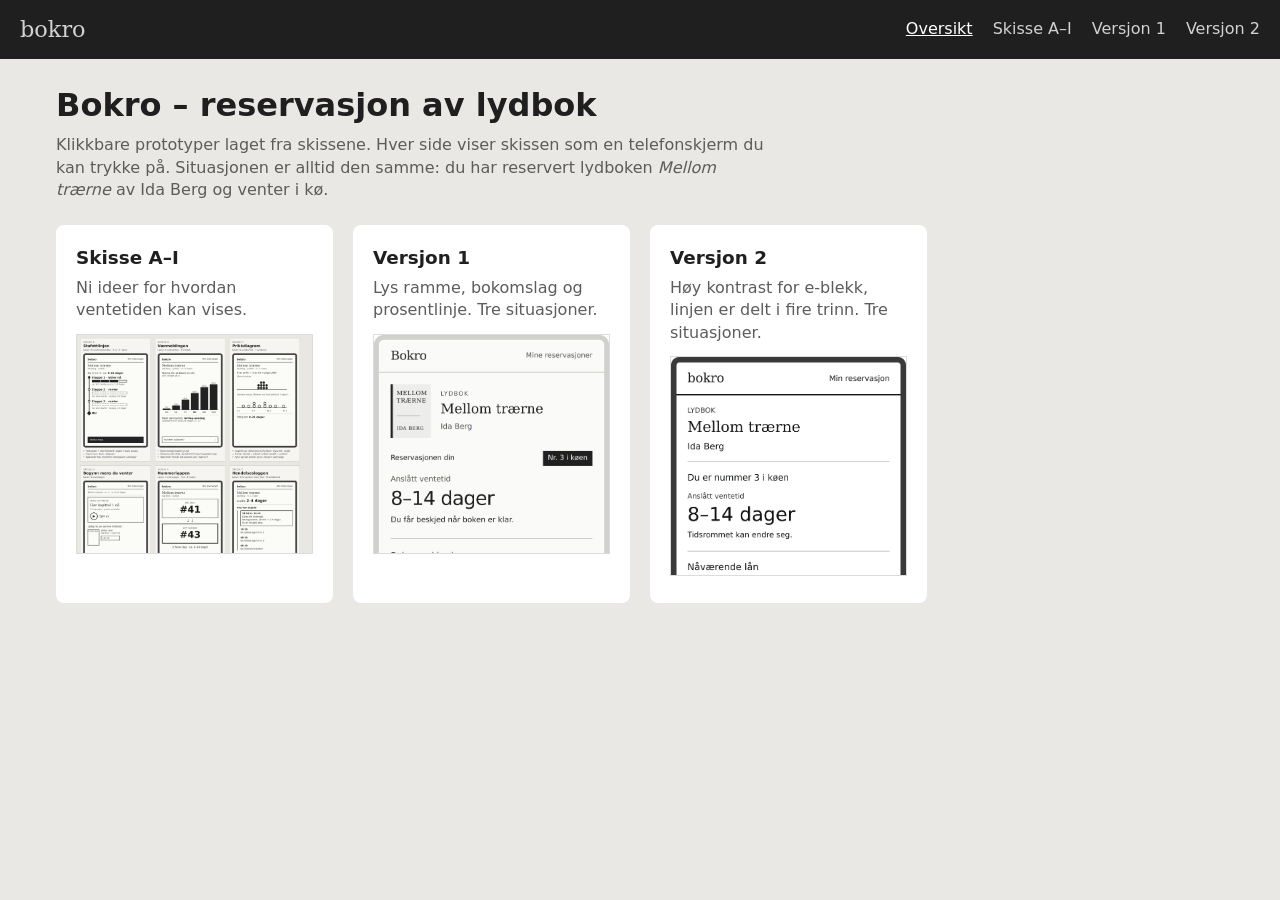
<file: index.html>
<!DOCTYPE html>
<html lang="no">
<head>
  <meta charset="UTF-8">
  <meta name="viewport" content="width=device-width, initial-scale=1">
  <title>Bokro – skisser</title>
  <link rel="stylesheet" href="css/felles.css">
  <style>
    .kort-rutenett {
      display: grid;
      grid-template-columns: repeat(auto-fill, minmax(260px, 1fr));
      gap: 20px;
    }
    .kort {
      display: block;
      background: #fff;
      border-radius: 8px;
      padding: 18px;
      text-decoration: none;
      border: 2px solid transparent;
    }
    .kort:hover { border-color: var(--blekk); }
    .kort h2 { margin: 0 0 6px; font-size: 1.15rem; }
    .kort p { margin: 0 0 12px; color: var(--gra); }
    .kort img {
      width: 100%;
      height: 220px;
      object-fit: cover;
      object-position: top;
      border: 1px solid var(--lysgra);
    }
  </style>
</head>
<body>
  <nav class="nettsted-meny">
    <a class="logo" href="index.html">bokro</a>
    <a href="index.html" aria-current="page">Oversikt</a>
    <a href="skisser.html">Skisse A–I</a>
    <a href="versjon1.html">Versjon 1</a>
    <a href="versjon2.html">Versjon 2</a>
  </nav>

  <main class="innhold">
    <h1>Bokro – reservasjon av lydbok</h1>
    <p class="ingress">
      Klikkbare prototyper laget fra skissene. Hver side viser skissen som en
      telefonskjerm du kan trykke på. Situasjonen er alltid den samme: du har
      reservert lydboken <em>Mellom trærne</em> av Ida Berg og venter i kø.
    </p>

    <div class="kort-rutenett">
      <a class="kort" href="skisser.html">
        <h2>Skisse A–I</h2>
        <p>Ni ideer for hvordan ventetiden kan vises.</p>
        <img src="bilder/oversikt-alle.png" alt="Oversikt over skisse A til I">
      </a>
      <a class="kort" href="versjon1.html">
        <h2>Versjon 1</h2>
        <p>Lys ramme, bokomslag og prosentlinje. Tre situasjoner.</p>
        <img src="bilder/v1-normal-venting.png" alt="Versjon 1, normal venting">
      </a>
      <a class="kort" href="versjon2.html">
        <h2>Versjon 2</h2>
        <p>Høy kontrast for e-blekk, linjen er delt i fire trinn. Tre situasjoner.</p>
        <img src="bilder/v2-normal-venting.png" alt="Versjon 2, normal venting">
      </a>
    </div>
  </main>
</body>
</html>
</file>
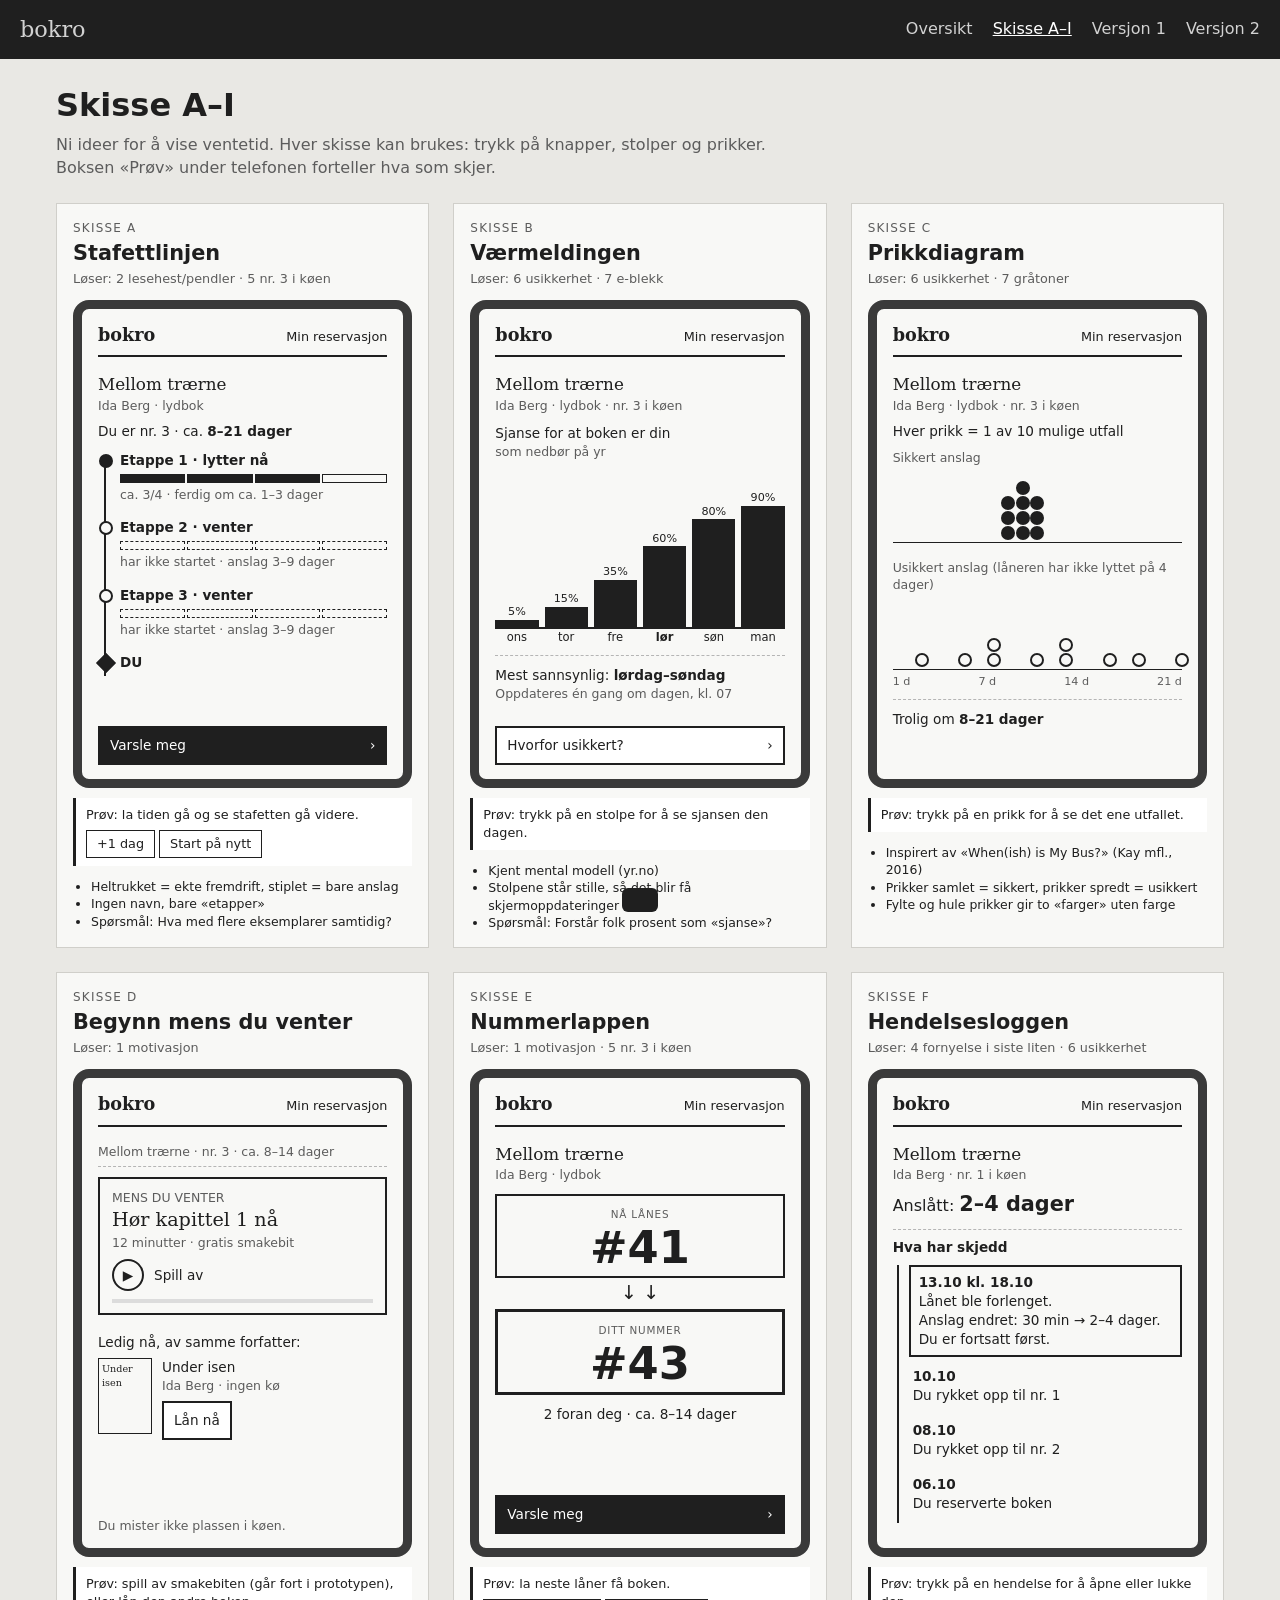
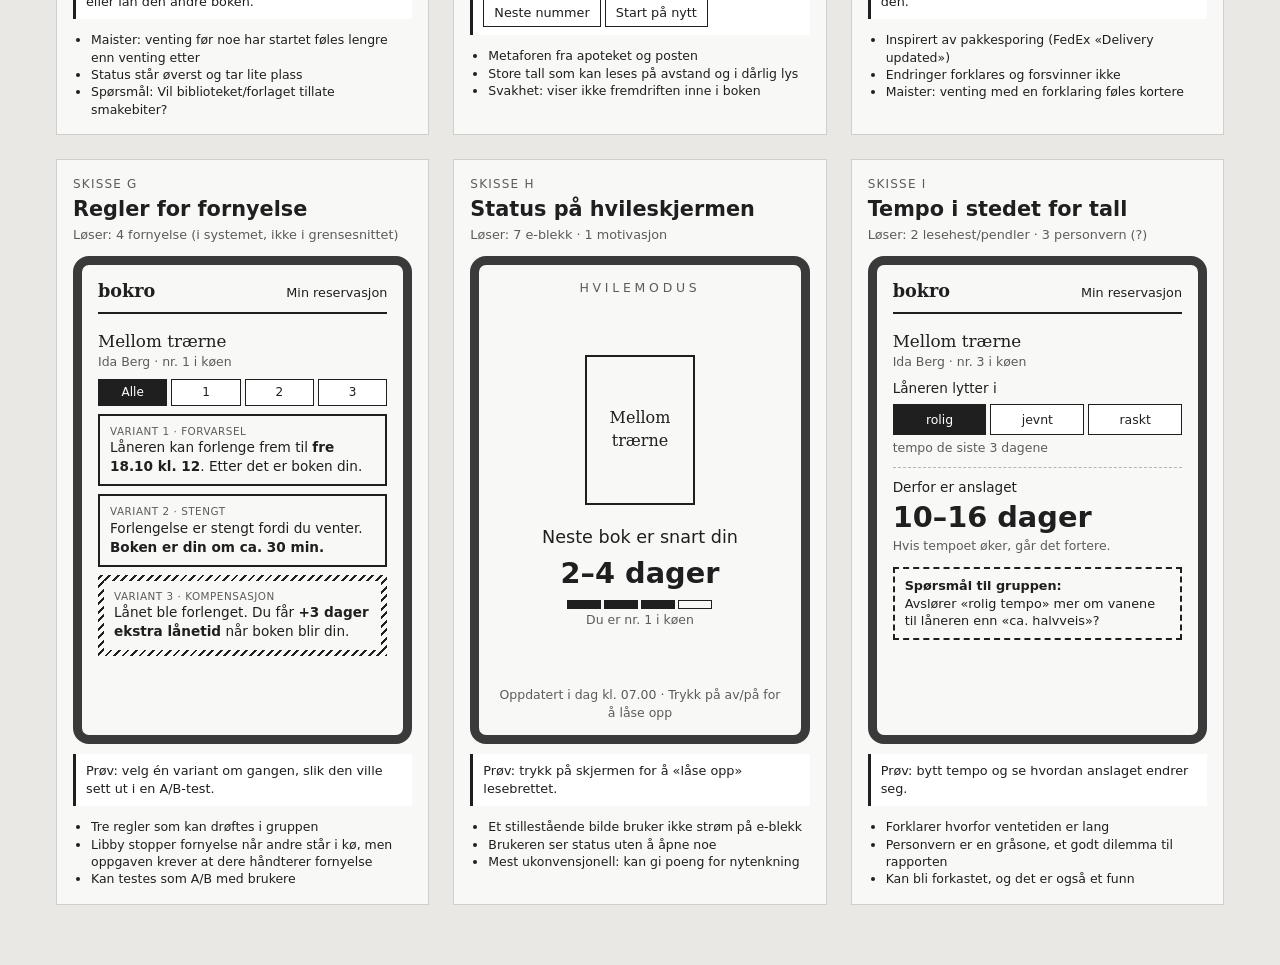
<file: skisser.html>
<!DOCTYPE html>
<html lang="no">
<head>
  <meta charset="UTF-8">
  <meta name="viewport" content="width=device-width, initial-scale=1">
  <title>Bokro – skisse A–I</title>
  <link rel="stylesheet" href="css/felles.css">
  <style>
    .skisse-rutenett {
      display: grid;
      grid-template-columns: repeat(auto-fill, minmax(300px, 1fr));
      gap: 24px;
    }
    .skisse {
      background: var(--papir);
      border: 1px solid #d0cfca;
      padding: 16px;
      display: flex;
      flex-direction: column;
    }
    .skisse .bokstav { font-size: 0.75rem; letter-spacing: 0.1em; color: var(--gra); margin: 0; }
    .skisse h2 { margin: 2px 0; font-size: 1.3rem; }
    .skisse .loser { font-size: 0.8rem; color: var(--gra); margin: 0 0 12px; }
    .skisse .telefon { max-width: 100%; border-width: 9px; border-radius: 16px; }
    .skisse .skjerm { min-height: 470px; padding: 14px 16px; font-size: 0.85rem; }
    .skisse ul { font-size: 0.78rem; padding-left: 18px; margin: 12px 0 0; }
    .prov {
      font-size: 0.8rem; margin-top: 10px; padding: 8px 10px;
      background: #fff; border-left: 3px solid var(--blekk);
    }
    .prov button { margin-top: 6px; padding: 4px 10px; border: 1px solid var(--blekk); background: #fff; }
    .prov button:hover { background: var(--blekk); color: #fff; }

    .skisse .knapp-mork, .skisse .knapp-lys { padding: 8px 10px; margin-top: auto; }
    .skisse .boktittel { font-size: 1.05rem; }
    .bort { margin-top: auto; } /* skyver ting ned til bunnen av skjermen */

    /* ---- A: Stafettlinjen ---- */
    .stafett { list-style: none; margin: 10px 0 0; padding: 0 0 0 22px; position: relative; }
    .stafett::before { content: ""; position: absolute; left: 6px; top: 6px; bottom: 10px; width: 2px; background: var(--blekk); }
    .stafett li { position: relative; margin-bottom: 14px; }
    .stafett li::before {
      content: ""; position: absolute; left: -21px; top: 3px; width: 10px; height: 10px;
      border: 2px solid var(--blekk); border-radius: 50%; background: var(--papir);
    }
    .stafett li.aktiv::before, .stafett li.ferdig::before { background: var(--blekk); }
    .stafett li.mal::before { border-radius: 0; transform: rotate(45deg); background: var(--blekk); }
    .stafett strong { display: block; }
    .stafett .ruter { display: flex; gap: 2px; margin: 4px 0 2px; }
    .stafett .ruter span { flex: 1; height: 9px; border: 1.5px solid var(--blekk); }
    .stafett .ruter span.fylt { background: var(--blekk); }
    .stafett .ruter.stiplet span { border-style: dashed; }

    /* ---- B: Værmeldingen ---- */
    .stolper { display: flex; align-items: flex-end; gap: 6px; height: 160px; border-bottom: 2px solid var(--blekk); margin-top: 8px; }
    .stolpe { flex: 1; display: flex; flex-direction: column; justify-content: flex-end; align-items: center; height: 100%; background: none; border: 0; padding: 0; }
    .stolpe .verdi { font-size: 0.7rem; }
    .stolpe .soyle { width: 100%; background: var(--blekk); }
    .stolpe.valgt .soyle { background: repeating-linear-gradient(-45deg, var(--blekk) 0 3px, #777 3px 6px); }
    .dager { display: flex; gap: 6px; }
    .dager span { flex: 1; text-align: center; font-size: 0.72rem; }

    /* ---- C: Prikkdiagram ---- */
    .prikker { position: relative; height: 70px; border-bottom: 1.5px solid var(--blekk); margin: 6px 0 4px; }
    .prikk {
      position: absolute; width: 14px; height: 14px; border-radius: 50%;
      border: 2px solid var(--blekk); padding: 0; transform: translateX(-50%);
    }
    .prikk.fylt { background: var(--blekk); }
    .prikk.hul { background: var(--papir); }
    .prikk.valgt { outline: 3px solid #888; outline-offset: 1px; }
    .akse { display: flex; justify-content: space-between; font-size: 0.7rem; color: var(--gra); }

    /* ---- D: Begynn mens du venter ---- */
    .ramme { border: 2px solid var(--blekk); padding: 10px 12px; margin: 10px 0; }
    .spill { display: flex; align-items: center; gap: 10px; background: none; border: 0; padding: 0; margin-top: 8px; }
    .spill .sirkel { width: 32px; height: 32px; border: 2px solid var(--blekk); border-radius: 50%; display: grid; place-items: center; }
    .lydlinje { height: 4px; background: var(--lysgra); margin-top: 8px; }
    .lydlinje div { height: 100%; width: 0; background: var(--blekk); }
    .annen-bok { display: flex; gap: 10px; }
    .annen-bok .mini-omslag { width: 54px; height: 76px; border: 1.5px solid var(--blekk); font-family: var(--serif); font-size: 0.6rem; padding: 3px; }

    /* ---- E: Nummerlappen ---- */
    .nummer { border: 2px solid var(--blekk); text-align: center; padding: 8px 0 4px; }
    .nummer.tykk { border-width: 3px; }
    .nummer small { font-size: 0.65rem; letter-spacing: 0.08em; color: var(--gra); }
    .nummer .tall { font-size: 2.8rem; font-weight: bold; line-height: 1.1; }
    .piler { text-align: center; font-size: 1.2rem; margin: 2px 0; }

    /* ---- F: Hendelsesloggen ---- */
    .logg { border-left: 2px solid var(--blekk); margin: 8px 0 0 4px; padding-left: 10px; }
    .hendelse { display: block; width: 100%; text-align: left; background: none; border: 0; padding: 6px 4px; margin-bottom: 4px; }
    .hendelse.apen { border: 2px solid var(--blekk); padding: 6px 8px; }
    .hendelse .detalj { display: none; }
    .hendelse.apen .detalj { display: block; }

    /* ---- G: Regler for fornyelse ---- */
    .faner { display: flex; gap: 4px; margin: 8px 0; }
    .faner button { flex: 1; padding: 4px; border: 1.5px solid var(--blekk); background: #fff; font-size: 0.75rem; }
    .faner button[aria-pressed="true"] { background: var(--blekk); color: #fff; }
    .variant { border: 2px solid var(--blekk); padding: 8px 10px; margin-bottom: 8px; }
    .variant small { display: block; font-size: 0.65rem; letter-spacing: 0.05em; color: var(--gra); }
    .variant.skravert { border: 6px solid transparent; background:
      linear-gradient(var(--papir), var(--papir)) padding-box,
      repeating-linear-gradient(-45deg, var(--blekk) 0 2px, var(--papir) 2px 6px) border-box; }

    /* ---- H: Status på hvileskjermen ---- */
    .hvile { text-align: center; cursor: pointer; justify-content: space-between; }
    .hvile .stort-omslag { width: 110px; height: 150px; border: 2px solid var(--blekk); margin: 0 auto; display: grid; place-items: center; font-family: var(--serif); font-size: 1rem; }
    .hvile .ruter { display: flex; gap: 3px; justify-content: center; margin: 6px 0 2px; }
    .hvile .ruter span { width: 34px; height: 9px; border: 1.5px solid var(--blekk); }
    .hvile .ruter span.fylt { background: var(--blekk); }

    /* ---- I: Tempo i stedet for tall ---- */
    .tempo { display: flex; gap: 4px; margin: 6px 0 4px; }
    .tempo button { flex: 1; padding: 6px; border: 1.5px solid var(--blekk); background: #fff; font-size: 0.78rem; }
    .tempo button[aria-pressed="true"] { background: var(--blekk); color: #fff; }
    .stiplet-boks { border: 2px dashed var(--blekk); padding: 8px 10px; margin-top: 12px; font-size: 0.8rem; }
    .stiplet-linje { border: 0; border-top: 1.5px dashed var(--linje); margin: 10px 0; }
  </style>
</head>
<body>
  <nav class="nettsted-meny">
    <a class="logo" href="index.html">bokro</a>
    <a href="index.html">Oversikt</a>
    <a href="skisser.html" aria-current="page">Skisse A–I</a>
    <a href="versjon1.html">Versjon 1</a>
    <a href="versjon2.html">Versjon 2</a>
  </nav>

  <main class="innhold">
    <h1>Skisse A–I</h1>
    <p class="ingress">Ni ideer for å vise ventetid. Hver skisse kan brukes: trykk på knapper,
      stolper og prikker. Boksen «Prøv» under telefonen forteller hva som skjer.</p>

    <div class="skisse-rutenett">

      <!-- ===================== A ===================== -->
      <section class="skisse">
        <p class="bokstav">SKISSE A</p>
        <h2>Stafettlinjen</h2>
        <p class="loser">Løser: 2 lesehest/pendler · 5 nr. 3 i køen</p>
        <div class="telefon">
          <div class="skjerm">
            <div class="app-topp"><span class="app-logo">bokro</span><span class="app-lenke">Min reservasjon</span></div>
            <p class="boktittel">Mellom trærne</p>
            <p class="liten">Ida Berg · lydbok</p>
            <p style="margin:8px 0 0" id="a-status"></p>
            <ol class="stafett" id="a-etapper"></ol>
            <button class="knapp-mork" id="a-varsle">Varsle meg <span>›</span></button>
          </div>
        </div>
        <div class="prov">Prøv: la tiden gå og se stafetten gå videre.<br>
          <button id="a-dag">+1 dag</button> <button id="a-nullstill">Start på nytt</button></div>
        <ul>
          <li>Heltrukket = ekte fremdrift, stiplet = bare anslag</li>
          <li>Ingen navn, bare «etapper»</li>
          <li>Spørsmål: Hva med flere eksemplarer samtidig?</li>
        </ul>
      </section>

      <!-- ===================== B ===================== -->
      <section class="skisse">
        <p class="bokstav">SKISSE B</p>
        <h2>Værmeldingen</h2>
        <p class="loser">Løser: 6 usikkerhet · 7 e-blekk</p>
        <div class="telefon">
          <div class="skjerm">
            <div class="app-topp"><span class="app-logo">bokro</span><span class="app-lenke">Min reservasjon</span></div>
            <p class="boktittel">Mellom trærne</p>
            <p class="liten">Ida Berg · lydbok · nr. 3 i køen</p>
            <p style="margin:10px 0 0">Sjanse for at boken er din</p>
            <p class="liten">som nedbør på yr</p>
            <div class="stolper" id="b-stolper"></div>
            <div class="dager" id="b-dager"></div>
            <hr class="stiplet-linje">
            <p style="margin:0" id="b-tekst">Mest sannsynlig: <strong>lørdag–søndag</strong></p>
            <p class="liten">Oppdateres én gang om dagen, kl. 07</p>
            <p class="liten" id="b-hvorfor-tekst" hidden style="margin-top:8px">
              Vi vet ikke nøyaktig når låneren blir ferdig. Derfor viser vi sjansen for
              hver dag, akkurat som en værmelding viser sjansen for regn.</p>
            <button class="knapp-lys bort" id="b-hvorfor">Hvorfor usikkert? <span>›</span></button>
          </div>
        </div>
        <div class="prov">Prøv: trykk på en stolpe for å se sjansen den dagen.</div>
        <ul>
          <li>Kjent mental modell (yr.no)</li>
          <li>Stolpene står stille, så det blir få skjermoppdateringer</li>
          <li>Spørsmål: Forstår folk prosent som «sjanse»?</li>
        </ul>
      </section>

      <!-- ===================== C ===================== -->
      <section class="skisse">
        <p class="bokstav">SKISSE C</p>
        <h2>Prikkdiagram</h2>
        <p class="loser">Løser: 6 usikkerhet · 7 gråtoner</p>
        <div class="telefon">
          <div class="skjerm">
            <div class="app-topp"><span class="app-logo">bokro</span><span class="app-lenke">Min reservasjon</span></div>
            <p class="boktittel">Mellom trærne</p>
            <p class="liten">Ida Berg · lydbok · nr. 3 i køen</p>
            <p style="margin:8px 0 0">Hver prikk = 1 av 10 mulige utfall</p>
            <p class="liten" style="margin-top:8px">Sikkert anslag</p>
            <div class="prikker" id="c-sikker"></div>
            <p class="liten" style="margin-top:12px">Usikkert anslag (låneren har ikke lyttet på 4 dager)</p>
            <div class="prikker" id="c-usikker"></div>
            <div class="akse"><span>1 d</span><span>7 d</span><span>14 d</span><span>21 d</span></div>
            <hr class="stiplet-linje">
            <p style="margin:0" id="c-tekst">Trolig om <strong>8–21 dager</strong></p>
          </div>
        </div>
        <div class="prov">Prøv: trykk på en prikk for å se det ene utfallet.</div>
        <ul>
          <li>Inspirert av «When(ish) is My Bus?» (Kay mfl., 2016)</li>
          <li>Prikker samlet = sikkert, prikker spredt = usikkert</li>
          <li>Fylte og hule prikker gir to «farger» uten farge</li>
        </ul>
      </section>

      <!-- ===================== D ===================== -->
      <section class="skisse">
        <p class="bokstav">SKISSE D</p>
        <h2>Begynn mens du venter</h2>
        <p class="loser">Løser: 1 motivasjon</p>
        <div class="telefon">
          <div class="skjerm">
            <div class="app-topp"><span class="app-logo">bokro</span><span class="app-lenke">Min reservasjon</span></div>
            <p class="liten" style="border-bottom:1px dashed var(--linje); padding-bottom:6px">Mellom trærne · nr. 3 · ca. 8–14 dager</p>
            <div class="ramme">
              <p class="liten">MENS DU VENTER</p>
              <p class="boktittel" style="font-size:1.2rem">Hør kapittel 1 nå</p>
              <p class="liten" id="d-tid">12 minutter · gratis smakebit</p>
              <button class="spill" id="d-spill"><span class="sirkel" id="d-ikon">▶</span><span id="d-knappetekst">Spill av</span></button>
              <div class="lydlinje"><div id="d-linje"></div></div>
            </div>
            <p style="margin:8px 0 6px">Ledig nå, av samme forfatter:</p>
            <div class="annen-bok">
              <div class="mini-omslag">Under isen</div>
              <div>
                <p style="margin:0">Under isen</p>
                <p class="liten">Ida Berg · ingen kø</p>
                <button class="knapp-lys" id="d-lan" style="margin-top:6px; width:auto">Lån nå</button>
              </div>
            </div>
            <p class="liten bort">Du mister ikke plassen i køen.</p>
          </div>
        </div>
        <div class="prov">Prøv: spill av smakebiten (går fort i prototypen), eller lån den andre boken.</div>
        <ul>
          <li>Maister: venting før noe har startet føles lengre enn venting etter</li>
          <li>Status står øverst og tar lite plass</li>
          <li>Spørsmål: Vil biblioteket/forlaget tillate smakebiter?</li>
        </ul>
      </section>

      <!-- ===================== E ===================== -->
      <section class="skisse">
        <p class="bokstav">SKISSE E</p>
        <h2>Nummerlappen</h2>
        <p class="loser">Løser: 1 motivasjon · 5 nr. 3 i køen</p>
        <div class="telefon">
          <div class="skjerm">
            <div class="app-topp"><span class="app-logo">bokro</span><span class="app-lenke">Min reservasjon</span></div>
            <p class="boktittel">Mellom trærne</p>
            <p class="liten" style="margin-bottom:10px">Ida Berg · lydbok</p>
            <div class="nummer"><small>NÅ LÅNES</small><div class="tall" id="e-na">#41</div></div>
            <div class="piler">↓ ↓</div>
            <div class="nummer tykk"><small>DITT NUMMER</small><div class="tall">#43</div></div>
            <p style="text-align:center; margin:10px 0" id="e-tekst">2 foran deg · ca. 8–14 dager</p>
            <button class="knapp-mork bort" id="e-varsle">Varsle meg <span>›</span></button>
          </div>
        </div>
        <div class="prov">Prøv: la neste låner få boken.<br>
          <button id="e-neste">Neste nummer</button> <button id="e-nullstill">Start på nytt</button></div>
        <ul>
          <li>Metaforen fra apoteket og posten</li>
          <li>Store tall som kan leses på avstand og i dårlig lys</li>
          <li>Svakhet: viser ikke fremdriften inne i boken</li>
        </ul>
      </section>

      <!-- ===================== F ===================== -->
      <section class="skisse">
        <p class="bokstav">SKISSE F</p>
        <h2>Hendelsesloggen</h2>
        <p class="loser">Løser: 4 fornyelse i siste liten · 6 usikkerhet</p>
        <div class="telefon">
          <div class="skjerm">
            <div class="app-topp"><span class="app-logo">bokro</span><span class="app-lenke">Min reservasjon</span></div>
            <p class="boktittel">Mellom trærne</p>
            <p class="liten">Ida Berg · nr. 1 i køen</p>
            <p style="margin:6px 0; font-size:1rem">Anslått: <strong style="font-size:1.3rem">2–4 dager</strong></p>
            <hr class="stiplet-linje" style="margin:4px 0 8px">
            <strong>Hva har skjedd</strong>
            <div class="logg" id="f-logg"></div>
          </div>
        </div>
        <div class="prov">Prøv: trykk på en hendelse for å åpne eller lukke den.</div>
        <ul>
          <li>Inspirert av pakkesporing (FedEx «Delivery updated»)</li>
          <li>Endringer forklares og forsvinner ikke</li>
          <li>Maister: venting med en forklaring føles kortere</li>
        </ul>
      </section>

      <!-- ===================== G ===================== -->
      <section class="skisse">
        <p class="bokstav">SKISSE G</p>
        <h2>Regler for fornyelse</h2>
        <p class="loser">Løser: 4 fornyelse (i systemet, ikke i grensesnittet)</p>
        <div class="telefon">
          <div class="skjerm">
            <div class="app-topp"><span class="app-logo">bokro</span><span class="app-lenke">Min reservasjon</span></div>
            <p class="boktittel">Mellom trærne</p>
            <p class="liten">Ida Berg · nr. 1 i køen</p>
            <div class="faner" id="g-faner">
              <button data-variant="alle" aria-pressed="true">Alle</button>
              <button data-variant="1" aria-pressed="false">1</button>
              <button data-variant="2" aria-pressed="false">2</button>
              <button data-variant="3" aria-pressed="false">3</button>
            </div>
            <div class="variant" data-nr="1">
              <small>VARIANT 1 · FORVARSEL</small>
              Låneren kan forlenge frem til <strong>fre 18.10 kl. 12</strong>. Etter det er boken din.
            </div>
            <div class="variant" data-nr="2">
              <small>VARIANT 2 · STENGT</small>
              Forlengelse er stengt fordi du venter. <strong>Boken er din om ca. 30 min.</strong>
            </div>
            <div class="variant skravert" data-nr="3">
              <small>VARIANT 3 · KOMPENSASJON</small>
              Lånet ble forlenget. Du får <strong>+3 dager ekstra lånetid</strong> når boken blir din.
            </div>
          </div>
        </div>
        <div class="prov">Prøv: velg én variant om gangen, slik den ville sett ut i en A/B-test.</div>
        <ul>
          <li>Tre regler som kan drøftes i gruppen</li>
          <li>Libby stopper fornyelse når andre står i kø, men oppgaven krever at dere håndterer fornyelse</li>
          <li>Kan testes som A/B med brukere</li>
        </ul>
      </section>

      <!-- ===================== H ===================== -->
      <section class="skisse">
        <p class="bokstav">SKISSE H</p>
        <h2>Status på hvileskjermen</h2>
        <p class="loser">Løser: 7 e-blekk · 1 motivasjon</p>
        <div class="telefon">
          <div class="skjerm hvile" id="h-skjerm" role="button" tabindex="0" aria-label="Trykk for å låse opp">
            <p class="liten" style="letter-spacing:0.3em">HVILEMODUS</p>
            <div>
              <div class="stort-omslag">Mellom<br>trærne</div>
              <p style="font-size:1.1rem; margin:20px 0 0">Neste bok er snart din</p>
              <p style="font-size:1.8rem; font-weight:bold; margin:4px 0">2–4 dager</p>
              <div class="ruter"><span class="fylt"></span><span class="fylt"></span><span class="fylt"></span><span></span></div>
              <p class="liten">Du er nr. 1 i køen</p>
            </div>
            <p class="liten">Oppdatert i dag kl. 07.00 · Trykk på av/på for å låse opp</p>
          </div>
          <div class="skjerm" id="h-apen" hidden>
            <div class="app-topp"><span class="app-logo">bokro</span><span class="app-lenke">Min reservasjon</span></div>
            <p class="boktittel">Mellom trærne</p>
            <p class="liten">Ida Berg · nr. 1 i køen</p>
            <p style="font-size:1.4rem; margin:14px 0 4px"><strong>2–4 dager</strong></p>
            <p>Du har låst opp lesebrettet. Her ville resten av appen vært.</p>
            <button class="knapp-lys bort" id="h-las">Lås skjermen igjen <span>›</span></button>
          </div>
        </div>
        <div class="prov">Prøv: trykk på skjermen for å «låse opp» lesebrettet.</div>
        <ul>
          <li>Et stillestående bilde bruker ikke strøm på e-blekk</li>
          <li>Brukeren ser status uten å åpne noe</li>
          <li>Mest ukonvensjonell: kan gi poeng for nytenkning</li>
        </ul>
      </section>

      <!-- ===================== I ===================== -->
      <section class="skisse">
        <p class="bokstav">SKISSE I</p>
        <h2>Tempo i stedet for tall</h2>
        <p class="loser">Løser: 2 lesehest/pendler · 3 personvern (?)</p>
        <div class="telefon">
          <div class="skjerm">
            <div class="app-topp"><span class="app-logo">bokro</span><span class="app-lenke">Min reservasjon</span></div>
            <p class="boktittel">Mellom trærne</p>
            <p class="liten">Ida Berg · nr. 3 i køen</p>
            <p style="margin:8px 0 0">Låneren lytter i</p>
            <div class="tempo" id="i-tempo">
              <button data-tempo="rolig" aria-pressed="true">rolig</button>
              <button data-tempo="jevnt" aria-pressed="false">jevnt</button>
              <button data-tempo="raskt" aria-pressed="false">raskt</button>
            </div>
            <p class="liten">tempo de siste 3 dagene</p>
            <hr class="stiplet-linje">
            <p style="margin:0">Derfor er anslaget</p>
            <p style="font-size:1.8rem; font-weight:bold; margin:0" id="i-anslag">10–16 dager</p>
            <p class="liten" id="i-tekst">Hvis tempoet øker, går det fortere.</p>
            <div class="stiplet-boks">
              <strong>Spørsmål til gruppen:</strong><br>
              Avslører «rolig tempo» mer om vanene til låneren enn «ca. halvveis»?
            </div>
          </div>
        </div>
        <div class="prov">Prøv: bytt tempo og se hvordan anslaget endrer seg.</div>
        <ul>
          <li>Forklarer hvorfor ventetiden er lang</li>
          <li>Personvern er en gråsone, et godt dilemma til rapporten</li>
          <li>Kan bli forkastet, og det er også et funn</li>
        </ul>
      </section>

    </div>
  </main>

  <div class="melding" id="melding" role="status"></div>

  <script src="js/felles.js"></script>
  <script src="js/skisser.js"></script>
</body>
</html>
</file>
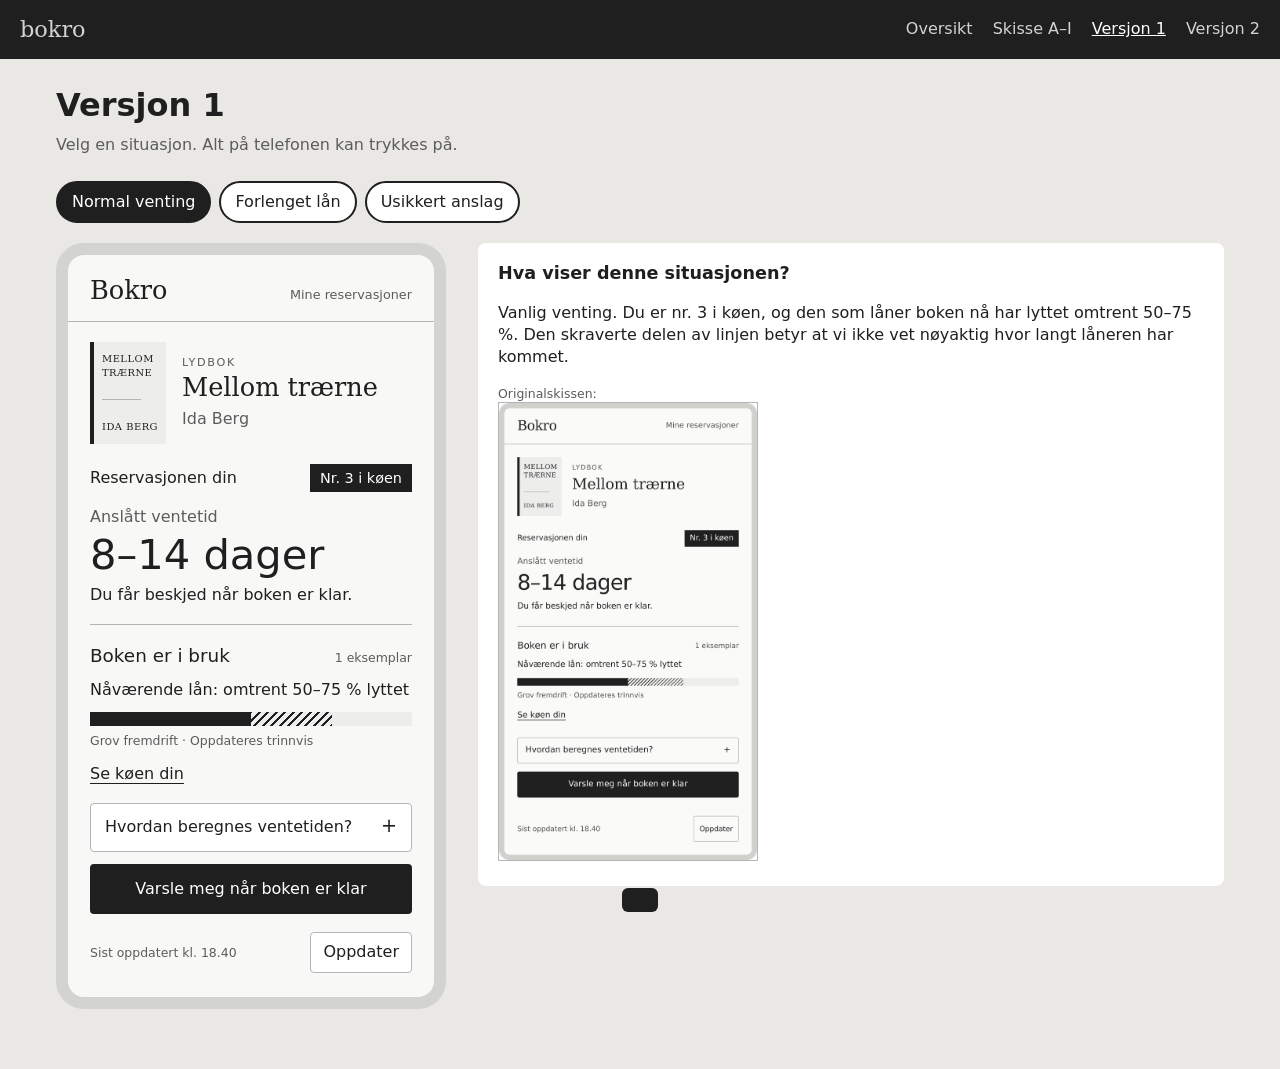
<file: versjon1.html>
<!DOCTYPE html>
<html lang="no">
<head>
  <meta charset="UTF-8">
  <meta name="viewport" content="width=device-width, initial-scale=1">
  <title>Bokro – versjon 1</title>
  <link rel="stylesheet" href="css/felles.css">
  <style>
    /* Stil som bare gjelder versjon 1 */
    .v1 .app-topp { border-bottom: 1px solid var(--linje); margin: -20px -22px 20px; padding: 18px 22px 12px; }
    .v1 .app-logo { font-weight: normal; font-size: 1.6rem; }
    .v1 .app-lenke { color: var(--gra); }

    .bokhode { display: flex; gap: 16px; align-items: center; margin-bottom: 20px; }
    .omslag {
      width: 76px; height: 102px; flex-shrink: 0;
      background: #ededeb; border-left: 4px solid var(--blekk);
      font-family: var(--serif); font-size: 0.62rem; letter-spacing: 0.05em;
      padding: 10px 8px; display: flex; flex-direction: column; justify-content: space-between;
    }
    .omslag hr { border: 0; border-top: 1px solid var(--linje); width: 70%; margin: 0; }
    .format { font-size: 0.7rem; letter-spacing: 0.15em; color: var(--gra); margin: 0; }
    .v1 .boktittel { font-size: 1.6rem; }
    .forfatter { color: var(--gra); margin: 2px 0 0; }

    .statusrad { display: flex; justify-content: space-between; align-items: center; }
    .merke { background: var(--blekk); color: #fff; padding: 4px 10px; font-size: 0.9rem; }
    .stor-tid { font-size: 2.6rem; margin: 0 0 6px; line-height: 1.1; }
    .ledetekst { color: var(--gra); margin: 14px 0 4px; }

    .endret-boks {
      background: #ededeb; border-left: 4px solid var(--blekk);
      padding: 10px 12px; margin: 14px 0 4px; font-size: 0.92rem;
    }
    .endret-boks p { margin: 0; }
    .endret-boks p + p { margin-top: 4px; }

    .skille { border: 0; border-top: 1px solid var(--linje); margin: 18px 0; width: 100%; }

    .i-bruk { display: flex; justify-content: space-between; align-items: baseline; }
    .i-bruk h3 { margin: 0; font-weight: normal; font-size: 1.15rem; }

    /* Fremdriftslinje: heltrukket = sikkert lyttet, skravert = kanskje lyttet */
    .linje { position: relative; height: 14px; background: #ededeb; margin: 10px 0 6px; }
    .linje .sikker, .linje .kanskje { position: absolute; top: 0; bottom: 0; transition: all 0.4s ease; }
    .linje .sikker { left: 0; background: var(--blekk); }
    .linje .kanskje {
      background: repeating-linear-gradient(-45deg, var(--blekk) 0 2px, transparent 2px 6px);
    }

    .lenke-knapp {
      background: none; border: 0; padding: 0; margin: 14px 0 18px;
      text-decoration: underline; text-underline-offset: 4px; align-self: flex-start;
    }

    .trekkspill { border: 1px solid var(--linje); border-radius: 4px; background: #fff; margin-bottom: 12px; }
    .trekkspill summary {
      list-style: none; padding: 12px 14px; display: flex; justify-content: space-between; cursor: pointer;
    }
    .trekkspill summary::-webkit-details-marker { display: none; }
    .trekkspill summary::after { content: "+"; font-size: 1.2rem; line-height: 1; }
    .trekkspill[open] summary::after { content: "–"; }
    .trekkspill .tekst { padding: 0 14px 12px; font-size: 0.9rem; color: var(--gra); }

    .v1 .knapp-mork { justify-content: center; border-radius: 4px; padding: 12px; }
    .v1 .knapp-mork.aktiv { background: #fff; color: var(--blekk); }

    .bunn { display: flex; justify-content: space-between; align-items: center; margin-top: 18px; }
    .bunn .knapp-lys { width: auto; border: 1px solid var(--linje); border-radius: 4px; padding: 8px 12px; }

    /* Panel som legger seg over skjermen («Se køen din») */
    .panel {
      position: absolute; inset: 0; background: var(--papir);
      padding: 20px 22px; overflow-y: auto; z-index: 5;
    }
    .panel .tilbake { background: none; border: 0; padding: 0; margin-bottom: 14px; }
    .ko-liste { list-style: none; padding: 0; margin: 0; }
    .ko-liste li {
      display: flex; justify-content: space-between; gap: 10px;
      padding: 12px 0; border-bottom: 1px solid var(--lysgra);
    }
    .ko-liste li.deg { font-weight: bold; }
  </style>
</head>
<body>
  <nav class="nettsted-meny">
    <a class="logo" href="index.html">bokro</a>
    <a href="index.html">Oversikt</a>
    <a href="skisser.html">Skisse A–I</a>
    <a href="versjon1.html" aria-current="page">Versjon 1</a>
    <a href="versjon2.html">Versjon 2</a>
  </nav>

  <main class="innhold">
    <h1>Versjon 1</h1>
    <p class="ingress">Velg en situasjon. Alt på telefonen kan trykkes på.</p>

    <div class="situasjoner" id="situasjoner">
      <button data-situasjon="normal" aria-pressed="true">Normal venting</button>
      <button data-situasjon="forlenget" aria-pressed="false">Forlenget lån</button>
      <button data-situasjon="usikker" aria-pressed="false">Usikkert anslag</button>
    </div>

    <div class="side-om-side">
      <div class="telefon lys-ramme v1">
        <div class="skjerm">
          <div class="app-topp">
            <span class="app-logo">Bokro</span>
            <span class="app-lenke">Mine reservasjoner</span>
          </div>

          <div class="bokhode">
            <div class="omslag">
              <span>MELLOM<br>TRÆRNE</span>
              <hr>
              <span>IDA BERG</span>
            </div>
            <div>
              <p class="format">LYDBOK</p>
              <h2 class="boktittel">Mellom trærne</h2>
              <p class="forfatter">Ida Berg</p>
            </div>
          </div>

          <div class="statusrad">
            <span id="statustittel">Reservasjonen din</span>
            <span class="merke" id="plass">Nr. 3 i køen</span>
          </div>

          <p class="ledetekst">Anslått ventetid</p>
          <p class="stor-tid" id="ventetid">8–14 dager</p>
          <p style="margin:0" id="undertekst">Du får beskjed når boken er klar.</p>

          <div class="endret-boks" id="endret" hidden>
            <p>Ventetiden er endret</p>
            <p>Forrige anslag var rundt 30 minutter. Lånet er forlenget. Du er fortsatt først i køen.</p>
          </div>

          <hr class="skille">

          <div class="i-bruk">
            <h3>Boken er i bruk</h3>
            <span class="liten">1 eksemplar</span>
          </div>
          <p style="margin:10px 0 0" id="lyttet">Nåværende lån: omtrent 50–75 % lyttet</p>
          <div class="linje" role="img" id="linje" aria-label="Fremdrift">
            <div class="sikker" id="linje-sikker"></div>
            <div class="kanskje" id="linje-kanskje"></div>
          </div>
          <p class="liten">Grov fremdrift · Oppdateres trinnvis</p>

          <button class="lenke-knapp" id="se-ko">Se køen din</button>

          <details class="trekkspill">
            <summary>Hvordan beregnes ventetiden?</summary>
            <div class="tekst">
              Vi ser på hvor langt den som låner boken har kommet, og hvor fort
              folk vanligvis lytter. Hvert lån varer i maks 21 dager. Hvis
              låneren slutter å lytte, eller lånet blir forlenget, endrer vi anslaget.
            </div>
          </details>

          <button class="knapp-mork" id="varsle">Varsle meg når boken er klar</button>

          <div class="bunn">
            <span class="liten" id="tidspunkt">Sist oppdatert kl. 18.40</span>
            <button class="knapp-lys" id="oppdater">Oppdater</button>
          </div>
        </div>

        <!-- Panelet som vises når man trykker «Se køen din» -->
        <div class="panel" id="ko-panel" hidden>
          <button class="tilbake" id="lukk-ko">‹ Tilbake</button>
          <h2 class="boktittel">Køen din</h2>
          <p class="liten" style="margin-bottom:12px">Mellom trærne · 1 eksemplar</p>
          <ul class="ko-liste" id="ko-liste"></ul>
          <p class="liten" style="margin-top:14px">Navn vises ikke, av hensyn til personvern.</p>
        </div>
      </div>

      <aside class="forklaring">
        <h2>Hva viser denne situasjonen?</h2>
        <p id="forklaring-tekst"></p>
        <p class="liten">Originalskissen:</p>
        <img id="original" src="bilder/v1-normal-venting.png" alt="Originalskisse">
      </aside>
    </div>
  </main>

  <div class="melding" id="melding" role="status"></div>

  <script src="js/felles.js"></script>
  <script src="js/versjon1.js"></script>
</body>
</html>
</file>
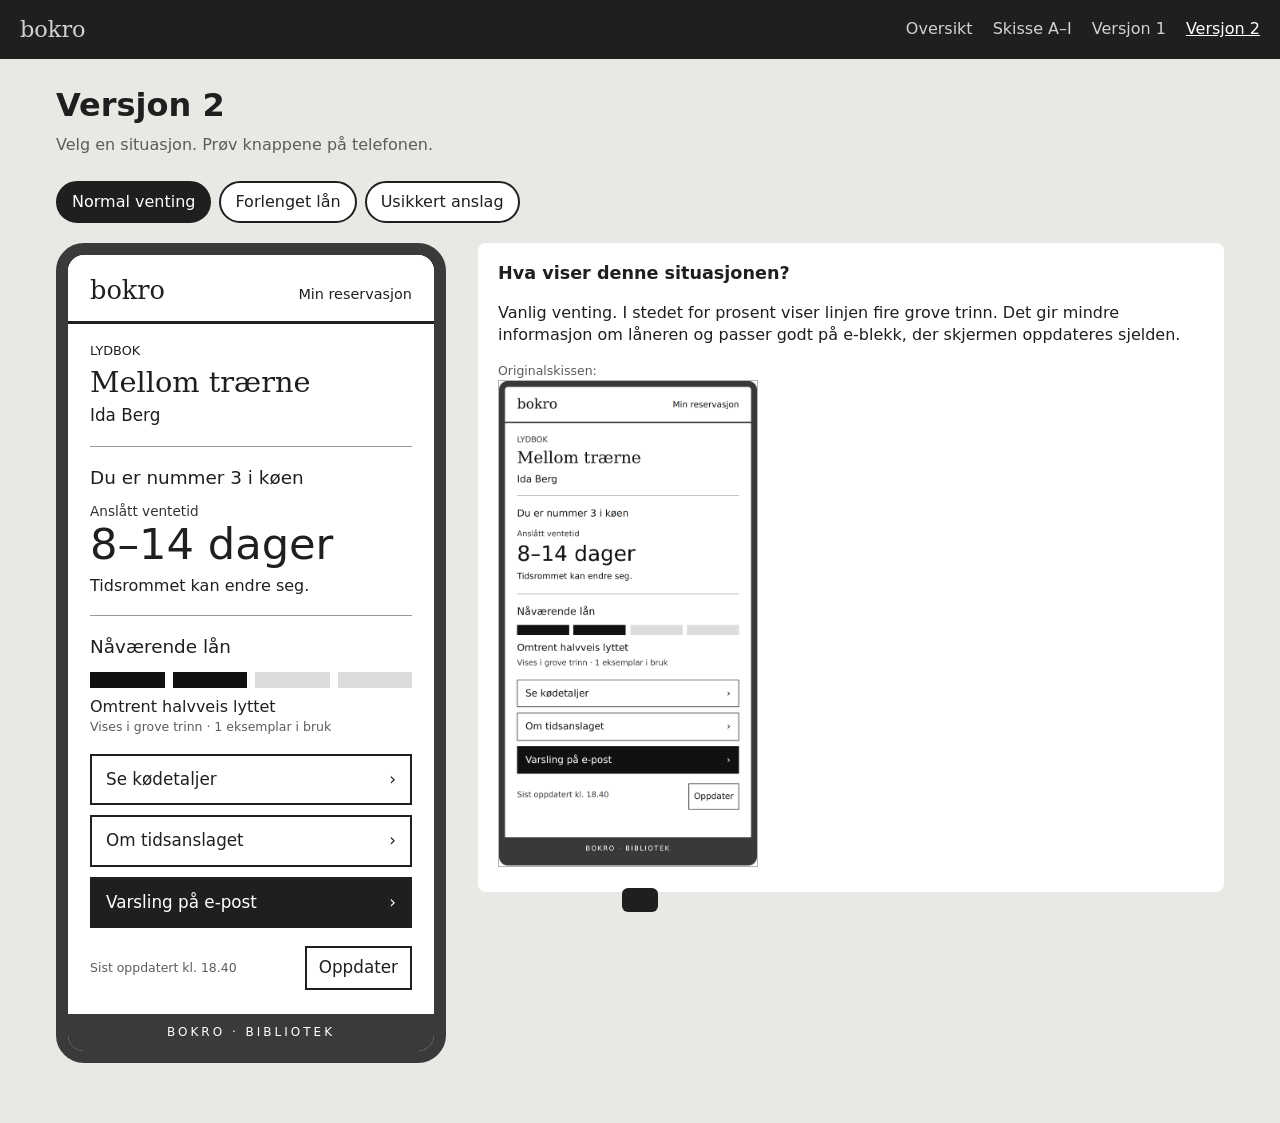
<file: versjon2.html>
<!DOCTYPE html>
<html lang="no">
<head>
  <meta charset="UTF-8">
  <meta name="viewport" content="width=device-width, initial-scale=1">
  <title>Bokro – versjon 2</title>
  <link rel="stylesheet" href="css/felles.css">
  <style>
    /* Versjon 2: ren svart/hvit med høy kontrast (laget for e-blekk) */
    .v2 { background: #fff; }
    .v2 .skjerm { background: #fff; }
    .v2 .app-topp { margin: -20px -22px 18px; padding: 18px 22px 12px; border-bottom-width: 3px; }
    .v2 .app-logo { font-weight: normal; font-size: 1.6rem; }
    .v2 .app-lenke { font-size: 0.9rem; }

    .format { font-size: 0.8rem; margin: 0; }
    .v2 .boktittel { font-size: 1.8rem; margin: 2px 0; }
    .forfatter { margin: 0; font-size: 1.05rem; }

    .skille { border: 0; border-top: 1px solid #999; margin: 18px 0; width: 100%; }

    .status { font-size: 1.15rem; margin: 0 0 12px; }
    .ledetekst { font-size: 0.85rem; margin: 0; color: #333; }
    .stor-tid { font-size: 2.7rem; margin: 0 0 6px; line-height: 1.1; }

    .sitat { border-left: 4px solid #111; padding-left: 12px; margin-top: 10px; }
    .sitat p { margin: 0 0 4px; }

    /* Fire firkanter i stedet for en glidende linje: trinnvis fremdrift */
    .trinn { display: grid; grid-template-columns: repeat(4, 1fr); gap: 8px; margin: 12px 0 8px; }
    .trinn span { height: 16px; background: var(--lysgra); transition: background 0.3s; }
    .trinn span.fylt { background: #111; }

    .knapper { display: flex; flex-direction: column; gap: 10px; margin-top: 18px; }
    .v2 .knapp-lys, .v2 .knapp-mork { padding: 12px 14px; font-size: 1.05rem; }

    .bunn { display: flex; justify-content: space-between; align-items: center; margin-top: 18px; }
    .bunn .knapp-lys { width: auto; padding: 8px 12px; }

    .fot {
      background: #3a3a3a; color: #fff; text-align: center;
      letter-spacing: 0.25em; font-size: 0.75rem; padding: 10px 0 0;
    }

    .panel {
      position: absolute; inset: 0 0 34px; background: #fff;
      padding: 20px 22px; overflow-y: auto; z-index: 5;
    }
    .panel .tilbake { background: none; border: 0; padding: 0; margin-bottom: 14px; font-size: 1rem; }
    .panel h2 { margin: 0 0 12px; }
    .rad { display: flex; justify-content: space-between; padding: 10px 0; border-bottom: 1px solid var(--lysgra); }
    .rad.deg { font-weight: bold; }

    .skjema label { display: block; margin: 14px 0 4px; }
    .skjema input[type="email"] {
      width: 100%; padding: 10px; font: inherit; border: 2px solid #111;
    }
    .skjema .valg { display: flex; gap: 8px; align-items: center; margin-top: 10px; }
    .skjema .feil { color: #b00020; font-size: 0.85rem; margin: 6px 0 0; }
  </style>
</head>
<body>
  <nav class="nettsted-meny">
    <a class="logo" href="index.html">bokro</a>
    <a href="index.html">Oversikt</a>
    <a href="skisser.html">Skisse A–I</a>
    <a href="versjon1.html">Versjon 1</a>
    <a href="versjon2.html" aria-current="page">Versjon 2</a>
  </nav>

  <main class="innhold">
    <h1>Versjon 2</h1>
    <p class="ingress">Velg en situasjon. Prøv knappene på telefonen.</p>

    <div class="situasjoner" id="situasjoner">
      <button data-situasjon="normal" aria-pressed="true">Normal venting</button>
      <button data-situasjon="forlenget" aria-pressed="false">Forlenget lån</button>
      <button data-situasjon="usikker" aria-pressed="false">Usikkert anslag</button>
    </div>

    <div class="side-om-side">
      <div class="telefon v2">
        <div class="skjerm">
          <div class="app-topp">
            <span class="app-logo">bokro</span>
            <span class="app-lenke">Min reservasjon</span>
          </div>

          <p class="format">LYDBOK</p>
          <h2 class="boktittel">Mellom trærne</h2>
          <p class="forfatter">Ida Berg</p>

          <hr class="skille">

          <p class="status" id="status">Du er nummer 3 i køen</p>
          <p class="ledetekst">Anslått ventetid</p>
          <p class="stor-tid" id="ventetid">8–14 dager</p>
          <p style="margin:0" id="undertekst">Tidsrommet kan endre seg.</p>

          <div class="sitat" id="sitat" hidden>
            <p>Forrige anslag: rundt 30 minutter.</p>
            <p>Lånet er forlenget. Du er fortsatt først i køen.</p>
          </div>

          <hr class="skille">

          <p class="status" style="margin:0">Nåværende lån</p>
          <div class="trinn" id="trinn" role="img">
            <span></span><span></span><span></span><span></span>
          </div>
          <p style="margin:0" id="lyttet">Omtrent halvveis lyttet</p>
          <p class="liten">Vises i grove trinn · 1 eksemplar i bruk</p>

          <div class="knapper">
            <button class="knapp-lys" data-panel="panel-ko">Se kødetaljer <span>›</span></button>
            <button class="knapp-lys" data-panel="panel-anslag">Om tidsanslaget <span>›</span></button>
            <button class="knapp-mork" data-panel="panel-epost" id="epost-knapp">Varsling på e-post <span>›</span></button>
          </div>

          <div class="bunn">
            <span class="liten" id="tidspunkt">Sist oppdatert kl. 18.40</span>
            <button class="knapp-lys" id="oppdater">Oppdater</button>
          </div>
        </div>
        <div class="fot">BOKRO · BIBLIOTEK<div style="height:10px"></div></div>

        <!-- Undersider. Bare én vises om gangen. -->
        <div class="panel" id="panel-ko" hidden>
          <button class="tilbake">‹ Tilbake</button>
          <h2>Kødetaljer</h2>
          <div id="ko-rader"></div>
          <p class="liten" style="margin-top:12px">Biblioteket har 1 eksemplar av denne lydboken.</p>
        </div>

        <div class="panel" id="panel-anslag" hidden>
          <button class="tilbake">‹ Tilbake</button>
          <h2>Om tidsanslaget</h2>
          <p>Anslaget bygger på tre ting:</p>
          <ol>
            <li>Hvor mange som står foran deg i køen.</li>
            <li>Hvor langt den som låner nå har kommet.</li>
            <li>Hvor fort folk vanligvis lytter ferdig.</li>
          </ol>
          <p>Vi viser et <strong>tidsrom</strong> og ikke en dato, fordi vi ikke vet sikkert når
            noen lytter ferdig. Når vi vet lite, blir tidsrommet bredere.</p>
          <p class="liten">Fremdriften vises i fire grove trinn for å beskytte personvernet til låneren.</p>
        </div>

        <div class="panel" id="panel-epost" hidden>
          <button class="tilbake">‹ Tilbake</button>
          <h2>Varsling på e-post</h2>
          <form class="skjema" id="epost-skjema" novalidate>
            <label for="epost">E-postadresse</label>
            <input type="email" id="epost" placeholder="navn@eksempel.no" autocomplete="email">
            <p class="feil" id="epost-feil" hidden>Skriv inn en gyldig e-postadresse.</p>

            <div class="valg">
              <input type="checkbox" id="endringer" checked>
              <label for="endringer" style="margin:0">Si også fra når ventetiden endrer seg</label>
            </div>

            <button class="knapp-mork" type="submit" style="margin-top:18px; justify-content:center">Slå på varsling</button>
          </form>
          <div id="epost-ferdig" hidden>
            <p>✓ Varsling er slått på for <strong id="epost-vis"></strong>.</p>
            <button class="knapp-lys" id="epost-av" style="justify-content:center">Slå av varsling</button>
          </div>
        </div>
      </div>

      <aside class="forklaring">
        <h2>Hva viser denne situasjonen?</h2>
        <p id="forklaring-tekst"></p>
        <p class="liten">Originalskissen:</p>
        <img id="original" src="bilder/v2-normal-venting.png" alt="Originalskisse">
      </aside>
    </div>
  </main>

  <div class="melding" id="melding" role="status"></div>

  <script src="js/felles.js"></script>
  <script src="js/versjon2.js"></script>
</body>
</html>
</file>
<file: css/felles.css>
/* ============================================================
   Felles stil for alle sidene i Bokro-prototypen
   ============================================================ */

:root {
  --papir: #f8f8f6;
  --bakgrunn: #e9e8e4;
  --blekk: #1f1f1f;
  --gra: #5c5c5c;
  --lysgra: #dcdcdc;
  --linje: #b5b5b5;
  --serif: Georgia, "DejaVu Serif", "Times New Roman", serif;
  --sans: "DejaVu Sans", system-ui, -apple-system, "Segoe UI", sans-serif;
}

* { box-sizing: border-box; }

body {
  margin: 0;
  font-family: var(--sans);
  background: var(--bakgrunn);
  color: var(--blekk);
  line-height: 1.4;
}

a { color: inherit; }

button {
  font: inherit;
  color: inherit;
  cursor: pointer;
}

/* ---------- Toppmeny for hele nettstedet ---------- */
.nettsted-meny {
  display: flex;
  flex-wrap: wrap;
  gap: 4px 20px;
  align-items: center;
  padding: 14px 20px;
  background: var(--blekk);
  color: #fff;
}
.nettsted-meny .logo {
  font-family: var(--serif);
  font-size: 1.4rem;
  text-decoration: none;
  margin-right: auto;
}
.nettsted-meny a { text-decoration: none; opacity: 0.8; }
.nettsted-meny a:hover,
.nettsted-meny a[aria-current="page"] { opacity: 1; text-decoration: underline; }

.innhold {
  max-width: 1200px;
  margin: 0 auto;
  padding: 24px 16px 60px;
}

.innhold h1 { margin: 0 0 6px; }
.ingress { color: var(--gra); margin: 0 0 24px; max-width: 70ch; }

/* ---------- Telefonramme ---------- */
.telefon {
  width: 100%;
  max-width: 390px;
  border: 12px solid #3a3a3a;
  border-radius: 28px;
  background: var(--papir);
  overflow: hidden;
  display: flex;
  flex-direction: column;
  position: relative;
}
.telefon.lys-ramme { border-color: #d3d3cf; }

.skjerm {
  padding: 20px 22px 24px;
  flex: 1;
  display: flex;
  flex-direction: column;
  min-height: 560px;
}

/* App-toppen («bokro    Min reservasjon») */
.app-topp {
  display: flex;
  justify-content: space-between;
  align-items: baseline;
  border-bottom: 2px solid var(--blekk);
  padding-bottom: 8px;
  margin-bottom: 16px;
}
.app-topp .app-logo { font-family: var(--serif); font-weight: bold; font-size: 1.1rem; }
.app-topp .app-lenke { font-size: 0.8rem; }

.boktittel { font-family: var(--serif); font-size: 1.3rem; font-weight: normal; margin: 0; }
.liten { font-size: 0.78rem; color: var(--gra); margin: 0; }

/* ---------- Knapper ---------- */
.knapp-mork,
.knapp-lys {
  display: flex;
  justify-content: space-between;
  align-items: center;
  width: 100%;
  padding: 10px 12px;
  border: 2px solid var(--blekk);
  text-align: left;
}
.knapp-mork { background: var(--blekk); color: #fff; }
.knapp-lys { background: #fff; }
.knapp-mork:hover { background: #000; }
.knapp-lys:hover { background: #f0f0f0; }

/* Bekreftelse som dukker opp kort nederst («toast») */
.melding {
  position: fixed;
  left: 50%;
  bottom: 24px;
  transform: translateX(-50%) translateY(150%);
  background: var(--blekk);
  color: #fff;
  padding: 12px 18px;
  border-radius: 6px;
  max-width: calc(100% - 32px);
  transition: transform 0.25s ease;
  z-index: 100;
}
.melding.vis { transform: translateX(-50%) translateY(0); }

/* ---------- Bryter mellom situasjoner ---------- */
.situasjoner {
  display: flex;
  flex-wrap: wrap;
  gap: 8px;
  margin-bottom: 20px;
}
.situasjoner button {
  padding: 8px 14px;
  border: 2px solid var(--blekk);
  background: #fff;
  border-radius: 999px;
}
.situasjoner button[aria-pressed="true"] { background: var(--blekk); color: #fff; }

/* Telefon + forklaring ved siden av hverandre */
.side-om-side {
  display: grid;
  grid-template-columns: minmax(0, 390px) minmax(0, 1fr);
  gap: 32px;
  align-items: start;
}
.forklaring {
  background: #fff;
  padding: 18px 20px;
  border-radius: 8px;
}
.forklaring h2 { margin-top: 0; font-size: 1.1rem; }
.forklaring img { width: 100%; max-width: 260px; border: 1px solid var(--linje); }

@media (max-width: 760px) {
  .side-om-side { grid-template-columns: 1fr; }
}

/* Skjult element (brukes av JavaScript) */
[hidden] { display: none !important; }
</file>
